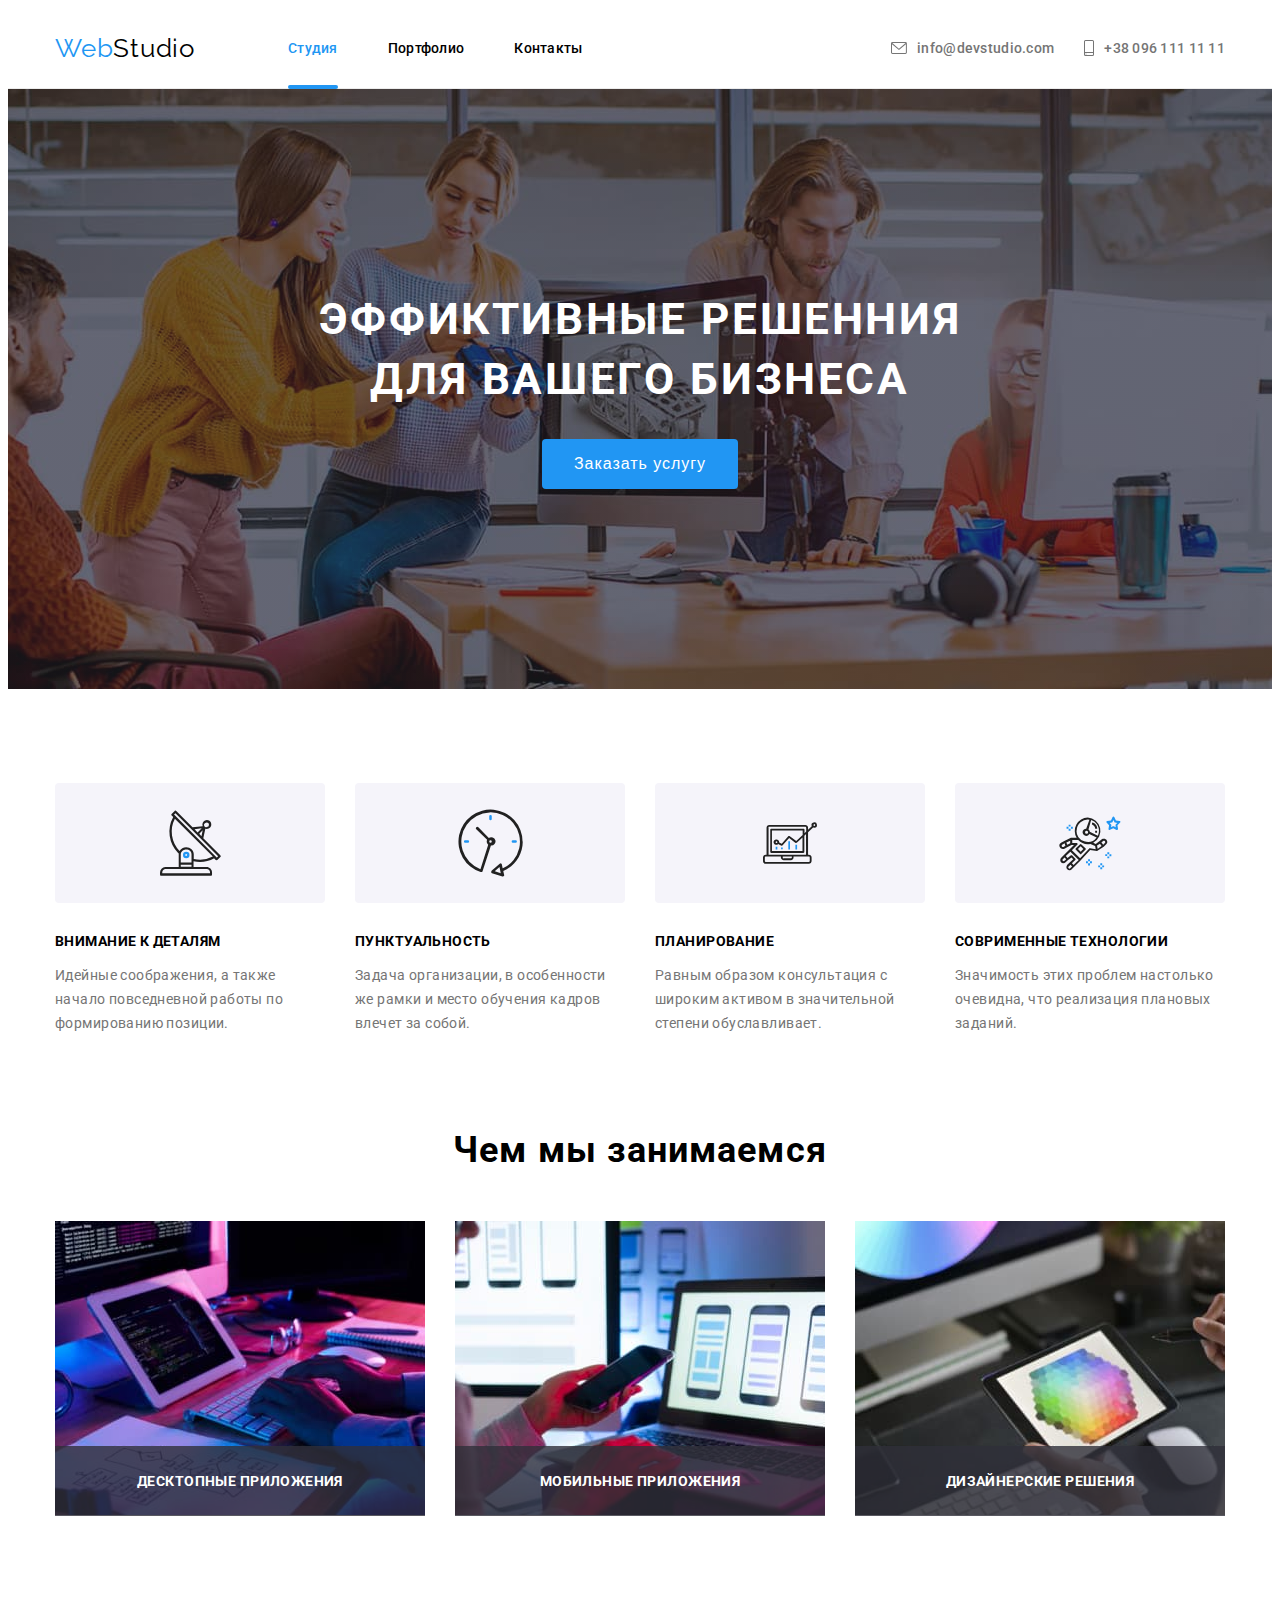
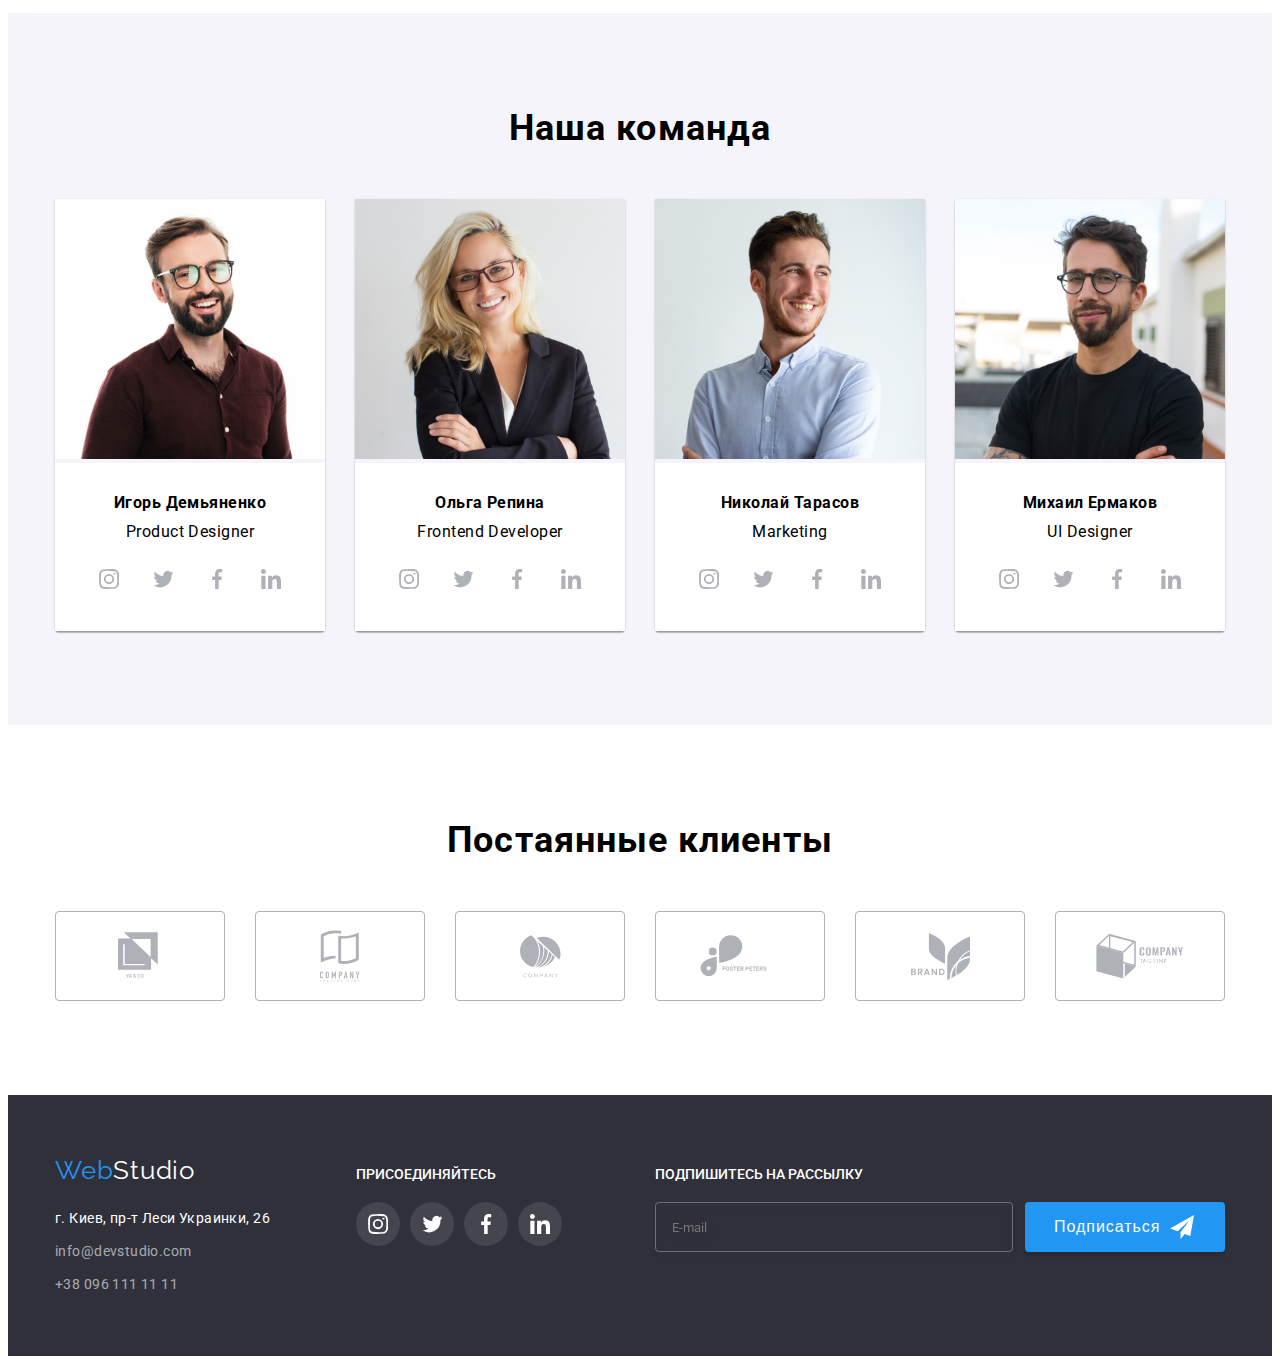
<file: index.html>
<!DOCTYPE html>
<html lang="ru">
<head>
    <meta charset="UTF-8">
    <meta name="viewport" content="width=device-width, initial-scale=1.0">
    <title>WebStudio</title>
    <link rel="stylesheet" href="https://cdnjs.cloudflare.com/ajax/libs/modern-normalize/1.0.0/modern-normalize.min.css"
        integrity="sha512-ISS7cAi1PEhQ8jnbJpJZMd29NlhNj4AWYyLOSp2CE/CsHxTCu+r+t0D2yoJudVrd0/8fTVPUVDzY5Tvli75u/g=="
        crossorigin="anonymous" />
    <link rel="preconnect" href="https://fonts.gstatic.com">
    <link href="https://fonts.googleapis.com/css2?family=Raleway:wght@700&family=Roboto:wght@400;500;700;900&display=swap"
        rel="stylesheet">
    <link rel="stylesheet" href="./css/styles.css">
    </head>
<body>
    
<!-- H E A D E R -->

    <header class="header">
         <div class="container">
            <nav class="nav">
                <a class="logo" href="/"><span class="web">Web</span>Studio</a>
                <ul class="links">
                <li class="links-menu"><a href="#" class="links-item carrnet">Студия</a></li>
                <li class="links-menu"><a  href="./portfolio.html" class="links-item">Портфолио</a></li>
                <li class="links-menu"><a  href="#footer" class="links-item">Контакты</a></li>
                </ul>
            </nav> 
            <div class="header-contakts">
                <ul class="contakts">
                <li class="contakts-menu"><a class="contakts-item" href="mailto:info@devstudio.com">
                        <svg class="icon-contakts" width="16" height="12">
                        <use href="./images/sprite.svg#icon-mail"></use></svg>
                        info@devstudio.com</a> 
                </li>
                <li class="contakts-menu"><a class="contakts-item" href="tel:+380961111111"> 
                    <svg class="icon-contakts" width="10" height="16">
                    <use href="./images/sprite.svg#icon-smartphone"></use>
                </svg>+38 096 111 11 11</a></li>
                </ul>
            </div>  
        </div>
    </header>
    
<!-- M A I N -->

    <main>
    
    <!--hero-->

        <section class="hero">
            <div class="container">
            <h1 class="hero-heading">эффиктивные решенния<br>для вашего бизнеса</h1>
            <button class="btn" data-modal-open>Заказать услугу</button>
            </div>
        </section>
        
    <!--about us-->

        <section class="about-us">
            <div class="container">
            <h2 class="visually-hidden"> особенности </h2>
            <ul class="post">
                <li class="post-menu">
                    <div class="post-icon">
                    <svg class="icon-antenna" width="65" height="70">
                        <use href="./images/sprite.svg#icon-antenna"></use>
                    </svg>
                    </div>
                <h3 class="post-title">внимание к деталям</h3>
                <p class="post-text">Идейные соображения, а также начало повседневной работы по формированию позиции.</p>
                </li>
                <li class="post-menu">
                    <div class="post-icon">
                        <svg class="icon-clock" width="67" height="70">
                        <use href="./images/sprite.svg#icon-clock"></use>
                    </svg>
                    </div>
                <h3 class="post-title">пунктуальность</h3>
                <p class="post-text">Задача организации, в особенности же рамки и место обучения кадров влечет за собой.</p>
                </li>
                <li class="post-menu">
                    <div class="post-icon">
                        <svg class="icon-diagram" width="70" height="54">
                        <use href="./images/sprite.svg#icon-diagram"></use>
                    </svg>
                    </div>
                <h3 class="post-title">планирование</h3>
                <p class="post-text">Равным образом консультация с широким активом в значительной степени обуславливает.</p>
                </li>
                <li class="post-menu">
                    <div class="post-icon">
                        <svg class="icon-astronaut" width="70" height="61">
                        <use href="./images/sprite.svg#icon-astronaut"></use>
                    </svg>
                    </div>
                <h3 class="post-title">соврименные технологии</h3>
                <p class="post-text">Значимость этих проблем настолько очевидна, что реализация плановых заданий.</p>
                </li>
            </ul> 
            </div>
            </section>

    <!--works-->

        <section class="workss">
            <div class="container">
            <h2 class="works">Чем мы занимаемся</h2>
            <ul class="works-images">
                <li class="works-image">
                    <div class="works-thumbs">
                    <img src="./images/job1.jpg" alt="верстка для комьютера" width="370">
                    <div class="box">
                        <p class="name-work">Десктопные приложения</p>
                    </div>
                    </div>
                </li>
                <li class="works-image">
                    <div class="works-thumbs">
                    <img src="./images/job2.jpg" alt="верстка для телефона" width="370">
                    <div class="box">
                        <p class="name-work">Мобильные приложения</p>
                    </div>
                    </div>
                </li>
                <li class="works-image">
                    <div class="works-thumbs">
                    <img src="./images/job3.jpg" alt="верстка для планшете" width="370">
                    <div class="box">
                        <p class="name-work">Дизайнерские решения</p>
                    </div>
                    </div>
                </li>
            </ul>
        </div>
        </section>  

    <!--our team-->

        <section class="team">
           <div class="container"> 
            <h2 class="team-heading">Наша команда</h2>
            <ul class="team-list">
                <li class="team-list-item">
                    <img src="./images/IgDe.jpg" alt="Игорь Демьяненко" width="270">
                    <div class="name-cards">
                    <h3 class="member-team">Игорь Демьяненко</h3>
                    <p lang="en" class="position-member">Product Designer</p>
                    <ul class="networks">
                        <li>
                        <a href="#" class="networks-item">
                            <svg class="network" width="20" height="20">
                                <use href="./images/sprite.svg#icon-inst"></use>
                            </svg>
                        </a>
                        </li>
                        <li>
                            <a href="#" class="networks-item">
                                <svg class="network" width="25" height="20">
                                    <use href="./images/sprite.svg#icon-twit"></use>
                                </svg>
                            </a>
                        </li>
                        <li>
                            <a href="#" class="networks-item">
                                <svg class="network" width="20" height="20">
                                    <use href="./images/sprite.svg#icon-fb"></use>
                                </svg>
                            </a>
                        </li>
                        <li>
                            <a href="#" class="networks-item">
                                <svg class="network" width="20" height="20">
                                    <use href="./images/sprite.svg#icon-in"></use>
                                </svg>
                            </a>
                        </li>
                    </ul>
                </div>
                </li>
                <li class="team-list-item">
                    <img src="./images/OlRe.jpg" alt="Ольга Репина" width="270">
                    <div class="name-cards">
                    <h3 class="member-team">Ольга Репина</h3>
                    <p lang="en" class="position-member">Frontend Developer</p>
                    <ul class="networks">
                        <li>
                            <a href="#" class="networks-item">
                                <svg class="network" width="20" height="20">
                                    <use href="./images/sprite.svg#icon-inst"></use>
                                </svg>
                            </a>
                        </li>
                        <li>
                            <a href="#" class="networks-item">
                                <svg class="network" width="25" height="20">
                                    <use href="./images/sprite.svg#icon-twit"></use>
                                </svg>
                            </a>
                        </li>
                        <li>
                            <a href="#" class="networks-item">
                                <svg class="network" width="20" height="20">
                                    <use href="./images/sprite.svg#icon-fb"></use>
                                </svg>
                            </a>
                        </li>
                        <li>
                            <a href="#" class="networks-item">
                                <svg class="network" width="20" height="20">
                                    <use href="./images/sprite.svg#icon-in"></use>
                                </svg>
                            </a>
                        </li>
                    </ul>
                </div>
                </li>
                <li class="team-list-item">
                    <img src="./images/NikTar.jpg" alt="Николай Тарасов" width="270">
                    <div class="name-cards">
                    <h3 class="member-team">Николай Тарасов</h3>
                    <p lang="en" class="position-member">Marketing</p>
                    <ul class="networks">
                        <li>
                            <a href="#" class="networks-item">
                                <svg class="network" width="20" height="20">
                                    <use href="./images/sprite.svg#icon-inst"></use>
                                </svg>
                            </a>
                        </li>
                        <li>
                            <a href="#" class="networks-item">
                                <svg class="network" width="25" height="20">
                                    <use href="./images/sprite.svg#icon-twit"></use>
                                </svg>
                            </a>
                        </li>
                        <li>
                            <a href="#" class="networks-item">
                                <svg class="network" width="20" height="20">
                                    <use href="./images/sprite.svg#icon-fb"></use>
                                </svg>
                            </a>
                        </li>
                        <li>
                            <a href="#" class="networks-item">
                                <svg class="network" width="20" height="20">
                                    <use href="./images/sprite.svg#icon-in"></use>
                                </svg>
                            </a>
                        </li>
                    </ul>
                </div>
                </li>
                <li class="team-list-item">
                    <img src="./images/MiEr.jpg" alt="Михаил Ермаков" width="270">
                    <div class="name-cards">
                    <h3 class="member-team">Михаил Ермаков</h3>
                    <p lang="en" class="position-member">UI Designer</p>
                    <ul class="networks">
                        <li>
                            <a href="#" class="networks-item">
                                <svg class="network" width="20" height="20">
                                    <use href="./images/sprite.svg#icon-inst"></use>
                                </svg>
                            </a>
                        </li>
                        <li>
                            <a href="#" class="networks-item">
                                <svg class="network" width="25" height="20">
                                    <use href="./images/sprite.svg#icon-twit"></use>
                                </svg>
                            </a>
                        </li>
                        <li>
                            <a href="#" class="networks-item">
                                <svg class="network" width="20" height="20">
                                    <use href="./images/sprite.svg#icon-fb"></use>
                                </svg>
                            </a>
                        </li>
                        <li>
                            <a href="#" class="networks-item">
                                <svg class="network" width="20" height="20">
                                    <use href="./images/sprite.svg#icon-in"></use>
                                </svg>
                            </a>
                        </li>
                    </ul>
                </div>
                </li>
            </ul>
        </div>
        </section>

    <!--clients-->

        <section class="clients">
            <div class="container">
                <h2 class="clients-heading">Постаянные клиенты</h2>
                <ul class="clients-logos">
                    <li class="clients-list">
                        <a href="#" class="clients-item">
                            <svg class="logo-yaco" width="44" height="49">
                                <use href="./images/sprite.svg#icon-logo-1"></use>
                            </svg>
                        </a>
                    </li> 
                    <li class="clients-list">
                        <a href="#" class="clients-item">
                            <svg class="logo-tag" width="40" height="52">
                                <use href="./images/sprite.svg#icon-logo-2"></use>
                            </svg>
                        </a>
                    </li>
                    <li class="clients-list">
                        <a href="#" class="clients-item">
                            <svg class="logo-company" width="41" height="43">
                                <use href="./images/sprite.svg#icon-logo-3"></use>
                            </svg>
                        </a>
                    </li>
                    <li class="clients-list">
                        <a href="#" class="clients-item">
                            <svg class="logo-foster" width="80" height="42">
                                <use href="./images/sprite.svg#icon-logo-4"></use>
                            </svg>
                        </a>
                    </li>
                    <li class="clients-list">
                        <a href="#" class="clients-item">
                            <svg class="logo-brand" width="59" height="47">
                                <use href="./images/sprite.svg#icon-logo-5"></use>
                            </svg>
                        </a>
                    </li>
                    <li class="clients-list">
                        <a href="#" class="clients-item">
                            <svg class="logo-tagline" width="88" height="45">
                                <use href="./images/sprite.svg#icon-logo-6"></use>
                            </svg>
                        </a>
                    </li>
                </ul>
            </div>
        </section>
    </main>

<!-- F O O T E R-->

    <footer class="footer" id="footer">
        <div class="container">
            <div class="footer-contakts">
                <h2 class="visually-hidden">Контакты</h2>
                <a class="logo-footer" href="/"><span class="web">Web</span>Studio</a>
                <address class="address">
                    <a class="adress" href="#">г. Киев, пр-т Леси Украинки, 26</a>
                    <a class="contakts-mailto" href="mailto:info@devstudio.com">info@devstudio.com</a>
                    <a class="contakts-tel" href="tel:+380961111111">+38 096 111 11 11</a>
                </address>
            </div>
            <div class="footer-network">
                <p class="join">присоединяйтесь</p>
                <ul class="footer-networks">
                    <li class="footer-networks-list">
                        <a href="#" class="footer-network-item">
                            <svg class="network" width="20" height="20">
                            <use href="./images/sprite.svg#icon-inst"></use>
                            </svg>
                        </a>
                    </li>
                    <li class="footer-networks-list">
                        <a href="#" class="footer-network-item">
                            <svg class="network" width="25" height="20">
                            <use href="./images/sprite.svg#icon-twit"></use>
                            </svg>
                        </a>
                    </li>
                    <li class="footer-networks-list">
                        <a href="#" class="footer-network-item">
                            <svg class="network" width="20" height="20">
                            <use href="./images/sprite.svg#icon-fb"></use>
                        </svg>
                        </a>
                    </li>
                    <li class="footer-networks-list">
                        <a href="#" class="footer-network-item">
                            <svg class="network" width="20" height="20">
                            <use href="./images/sprite.svg#icon-in"></use>
                        </svg>
                    </a>
                    </li>
                </ul>
            </div>
            <div class="footer-mailing">
                <p class="mailing">Подпишитесь на рассылку</p>
                <form class="signup-form">
                    <input class="input" type="email" name="email" id="email" placeholder="E-mail">
                    <button class="button-send" type="submit">Подписаться 
                    <svg class="send" width="24" height="24"> 
                            <use href="./images/sprite.svg#icon-send"></use>
                        </svg>    
                    </button>
                </form>
            </div>
        </div>
    </footer>

<!-- M O D A L -->

<div class="backdrop is-hidden" data-modal>
    <div class="modal">
        <h2 class="visually-hidden">Оставьте свои данные</h2>
        <button class="button-close" data-modal-close>
                <svg class="modal-close" width="11" height="11">
                <use href="./images/sprite.svg#cross"></use>
            </svg>
        </button>
            <p class="modal-haeding">Оставьте свои данные, мы вам перезвоним</p>
            <form class="modal-form">
                <div class="group">
                <label for="user">Имя</label>
                <div class="input-wrapper"> 
                <input class="input" type="text" name="user" id="user" />
                <svg class="input-icon" width="12" height="12">
                    <use href="./images/sprite.svg#icon-name"></use>
                </svg>
                </div>
                </div>
                <div class="group">
                <label for="tel">Телефон</label>
                <div class="input-wrapper">
                <input class="input" type="tel" name="tel" id="tel" />
                 <svg class="input-icon" width="13" height="13">
                    <use href="./images/sprite.svg#icon-tube"></use>
                </svg>
                </div>
                </div>
                <div class="group">
                <label for="email">Почта</label>
                <div class="input-wrapper">  
                <input class="input" type="email" name="email"/>
                 <svg class="input-icon" width="15" height="12">
                    <use href="./images/sprite.svg#icon-envelope"></use>
                </svg>
                </div>   
                </div>
                <div class="group">
                <p class="coment">Комментарий</p>     
                <textarea class="textarea" name="textarea" cols="30" rows="10"  placeholder="Введите текст"></textarea>
                </div>
                
                <div class="check">
                <label for="checkbox">
                <input type="checkbox" name="checkbox" id="checkbox" class="modal-checkbox visually-hidden">Соглашаюсь с рассылкой и принимаю<a class="" href="#"> Условия договора</a>   
                <svg class="check-icon" width="16" height="15">
                    <use href="./images/sprite.svg#icon-check"></use>                    
                </svg>
                </label>
                </div>
                <button type="submit" class="button-send">Отправить</button>        
              
            </form>
    </div>
</div>

<script src="./js/modal.js"></script>
</body>
</html>
</file>
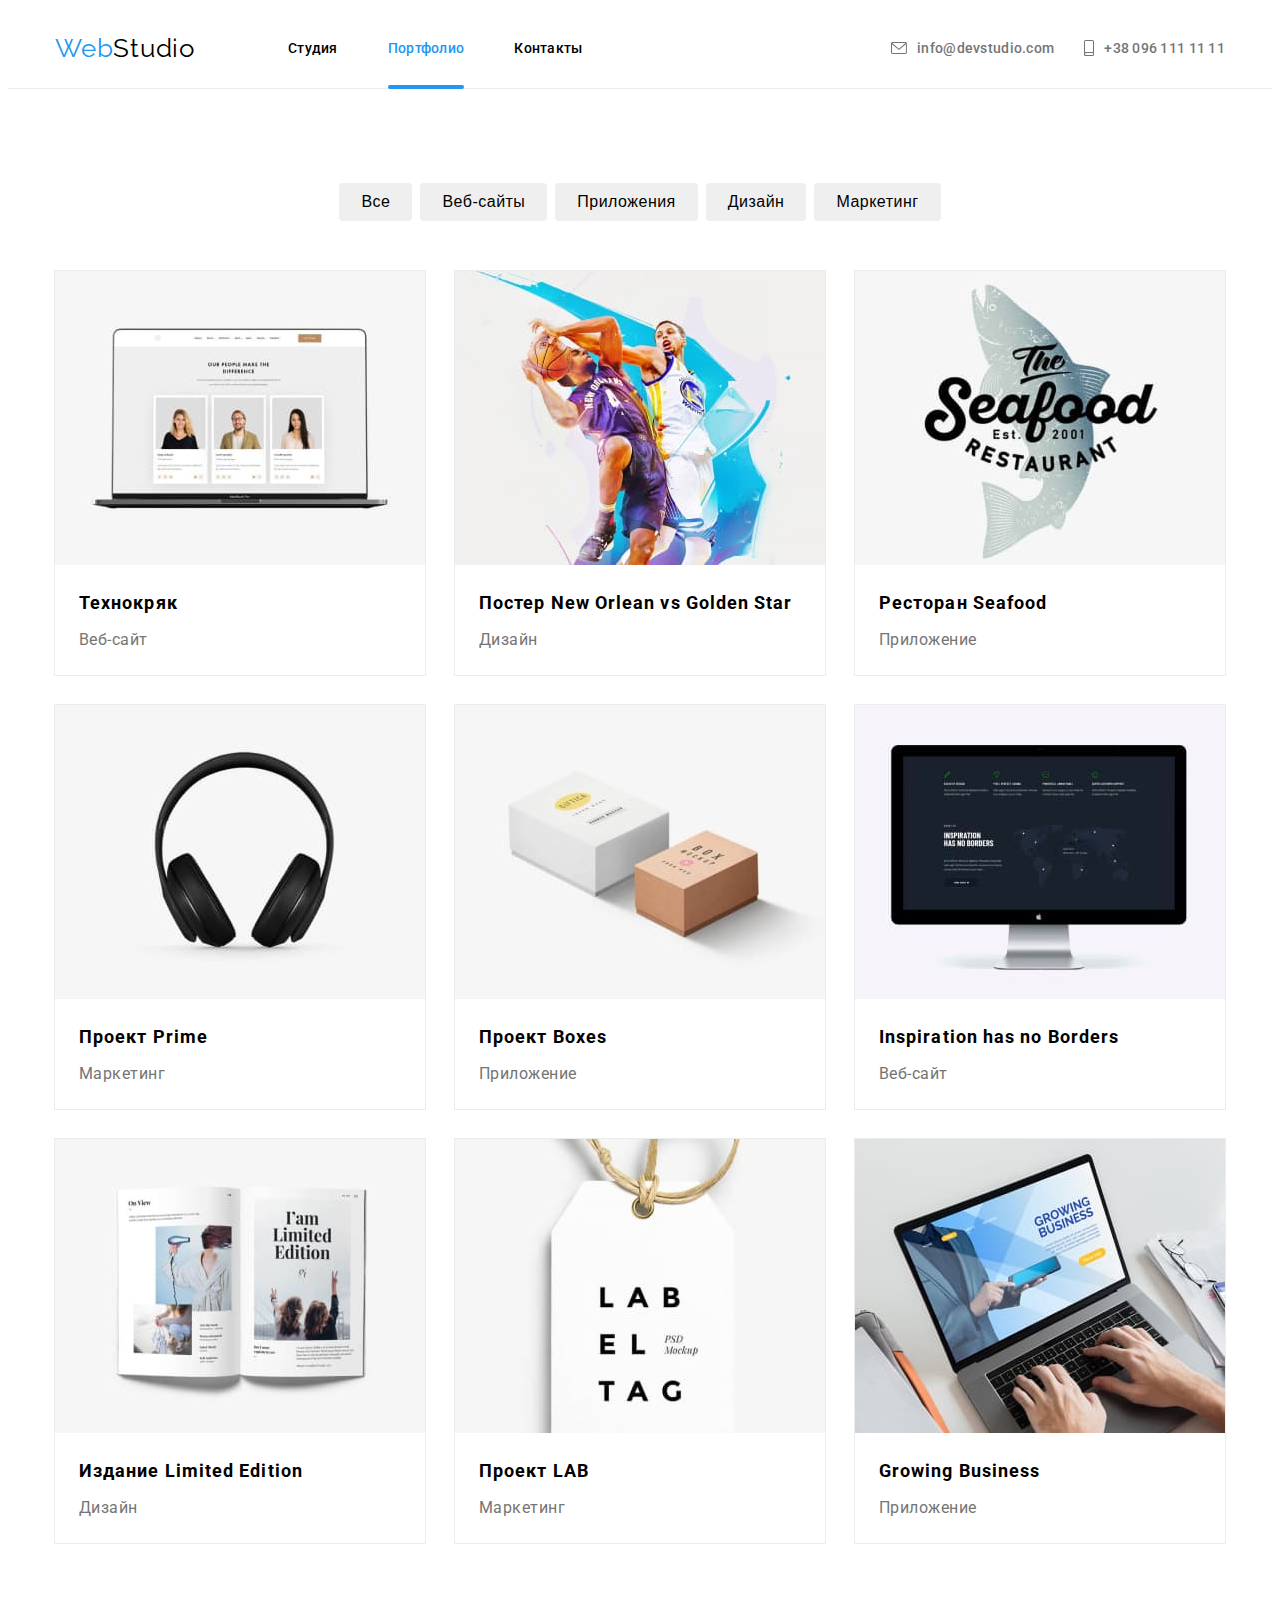
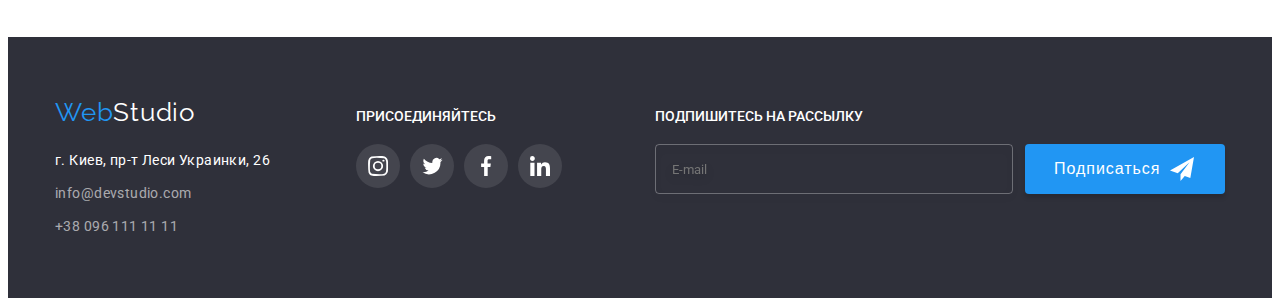
<file: portfolio.html>
<!DOCTYPE html>
<html lang="ru">
<head>
    <meta charset="UTF-8">
    <meta name="viewport" content="width=device-width, initial-scale=1.0">
    <title>Portfolio</title>
    <link rel="stylesheet" href="https://cdnjs.cloudflare.com/ajax/libs/modern-normalize/1.0.0/modern-normalize.min.css"
        integrity="sha512-ISS7cAi1PEhQ8jnbJpJZMd29NlhNj4AWYyLOSp2CE/CsHxTCu+r+t0D2yoJudVrd0/8fTVPUVDzY5Tvli75u/g=="
        crossorigin="anonymous" />
    <link rel="preconnect" href="https://fonts.gstatic.com">
    <link href="https://fonts.googleapis.com/css2?family=Raleway:wght@700&family=Roboto:wght@400;500;700;900&display=swap"
        rel="stylesheet">
    <link rel="stylesheet" href="./css/styles.css">
         
</head>
<body>

<!-- H E A D E R-->

    <header class="header">
        <div class="container">
        <nav class="nav">
            <a class="logo" href="/"><span class="web">Web</span>Studio</a>
            <ul class="links">
                <li class="links-menu"><a class="links-item" href="./index.html">Студия</a></li>
                <li class="links-menu"><a class="links-item carrnet" href="#">Портфолио</a></li>
                <li class="links-menu"><a class="links-item" href="#footer">Контакты</a></li>
            </ul>
            </nav>
            <div class="header-contakts">
                <ul class="contakts">
                    <li class="contakts-menu"><a class="contakts-item" href="mailto:info@devstudio.com">
                            <svg class="icon-contakts" width="16" height="12">
                                <use href="./images/sprite.svg#icon-mail"></use>
                            </svg>
                            info@devstudio.com</a>
                    </li>
                    <li class="contakts-menu"><a class="contakts-item" href="tel:+380961111111">
                            <svg class="icon-contakts" width="10" height="16">
                                <use href="./images/sprite.svg#icon-smartphone"></use>
                            </svg>+38 096 111 11 11</a></li>
                </ul>
            </div>
        </div>
    </header>

<!-- P O R T F O L I O-->
    <section class="portfolio"> 
    <div class="container">
    <h1 class="visually-hidden">портфолио</h1>
    <ul class="btns">
        <li><button class="btn">Все</button></li>
        <li><button class="btn">Веб-сайты</button></li>
        <li><button class="btn">Приложения</button></li>
        <li><button class="btn">Дизайн</button></li>
        <li><button class="btn">Маркетинг</button></li>
    </ul>
    <ul class="post">
        <li class="post-item">
            <a href="#" class="post-item-link">
            <div class="thumbs">
                <img src="./images/tehnokrk.jpg" alt="Лептоп с фото" width="370">
                <p class="thumbs-text">Технокряк это современная площадка распространения коронавируса. Компании используют эту платформу для цифрового шпионажа и атак на защищённые сервера конкурентов.</p>
            </div>
            <div class="name-cards">
            <h3 class="name-card">Технокряк</h3>
            <p class="card-web">Веб-сайт</p>
            </div>
            </a>
        </li>
        <li class="post-item">
            <a href="#" class="post-item-link">
            <div class="thumbs">
            <img src="./images/basketbool.jpg" alt="баскетболисты" width="370">
            <p class="thumbs-text">Технокряк это современная площадка распространения коронавируса. Компании используют эту платформу для цифрового шпионажа и атак на защищённые сервера конкурентов.</p>
            </div>
            <div class="name-cards">
            <h3 class="name-card">Постер New Orlean vs Golden Star</h3>
            <p class="card-design">Дизайн</p>
            </div>
            </a>
        </li>
        <li class="post-item">
            <a href="#" class="post-item-link">
            <div class="thumbs">
            <img src="./images/restaurant.jpg" alt="логотип ресторана" width="370">
            <p class="thumbs-text">Технокряк это современная площадка распространения коронавируса. Компании используют эту
                платформу для цифрового шпионажа и атак на защищённые сервера конкурентов.</p>
            </div>
            <div class="name-cards">
            <h3 class="name-card">Ресторан Seafood</h3>
            <p class="card-app">Приложение</p>
            </div></a>
        </li>
        <li class="post-item">
            <a href="#" class="post-item-link">
            <div class="thumbs">
            <img src="./images/prime.jpg" alt="наушники" width="370">
            <p class="thumbs-text">Технокряк это современная площадка распространения коронавируса. Компании используют эту
                платформу для цифрового шпионажа и атак на защищённые сервера конкурентов.</p>
            </div>
            <div class="name-cards">
            <h3 class="name-card">Проект Prime</h3>
            <p class="card-market">Маркетинг</p>
            </div></a>
        </li>
        <li class="post-item">
            <a href="#" class="post-item-link">
            <div class="thumbs">
            <img src="./images/two-box.jpg" alt="две коробки" width="370">
            <p class="thumbs-text">Технокряк это современная площадка распространения коронавируса. Компании используют эту
                платформу для цифрового шпионажа и атак на защищённые сервера конкурентов.</p>
            </div>
            <div class="name-cards">
            <h3 class="name-card">Проект Boxes</h3>
            <p class="card-app">Приложение</p>
            </div></a>
        </li>
        <li class="post-item">
            <a href="#" class="post-item-link">
            <div class="thumbs">
            <img src="./images/borders.jpg" alt="Веб-сайт на мониторе" width="370">
            <p class="thumbs-text">Технокряк это современная площадка распространения коронавируса. Компании используют эту
                платформу для цифрового шпионажа и атак на защищённые сервера конкурентов.</p>
            </div>
            <div class="name-cards">
            <h3 class="name-card">Inspiration has no Borders</h3>
            <p class="card-web">Веб-сайт</p>
            </div></a>
        </li>
        <li class="post-item">
            <a href="#" class="post-item-link">
            <div class="thumbs">
            <img src="./images/book.jpg" alt="открытая книга" width="370">
            <p class="thumbs-text">Технокряк это современная площадка распространения коронавируса. Компании используют эту платформу для цифрового шпионажа и атак на защищённые сервера конкурентов.</p>
            </div>
            <div class="name-cards">
            <h3 class="name-card">Издание Limited Edition</h3>
            <p class="card-design">Дизайн</p>
            </div></a>
        </li>
        <li class="post-item">
            <a href="#" class="post-item-link">
            <div class="thumbs">
            <img src="./images/label.jpg" alt="бирка с надписью" width="370">
            <p class="thumbs-text">Технокряк это современная площадка распространения коронавируса. Компании используют эту платформу для цифрового шпионажа и атак на защищённые сервера конкурентов.</p>
            </div>
            <div class="name-cards">
            <h3 class="name-card">Проект LAB</h3>
            <p class="card-market">Маркетинг</p>
            </div></a>
        </li>
        <li class="post-item">
            <a href="#" class="post-item-link">
            <div class="thumbs">
            <img src="./images/business.jpg" alt="человек работает на лептопе" width="370">
            <p class="thumbs-text">Технокряк это современная площадка распространения коронавируса. Компании используют эту платформу для цифрового шпионажа и атак на защищённые сервера конкурентов.</p>
            </div>
            <div class="name-cards">
            <h3 class="name-card">Growing Business</h3>
            <p class="card-app">Приложение</p>
            </div></a>
        </li>
    </ul>
    </div>
    </section>

<!-- F O O T E R-->

<footer class="footer" id="footer">
    <div class="container">
        <div class="footer-contakts">
            <h2 class="visually-hidden">Контакты</h2>
            <a class="logo-footer" href="/"><span class="web">Web</span>Studio</a>
            <address class="address">
                <a class="adress" href="#">г. Киев, пр-т Леси Украинки, 26</a>
                <a class="contakts-mailto" href="mailto:info@devstudio.com">info@devstudio.com</a>
                <a class="contakts-tel" href="tel:+380961111111">+38 096 111 11 11</a>
            </address>
        </div>
        <div class="footer-network">
            <p class="join">присоединяйтесь</p>
            <ul class="footer-networks">
                <li class="footer-networks-list">
                    <a href="#" class="footer-network-item">
                        <svg class="network" width="20" height="20">
                            <use href="./images/sprite.svg#icon-inst"></use>
                        </svg>
                    </a>
                </li>
                <li class="footer-networks-list">
                    <a href="#" class="footer-network-item">
                        <svg class="network" width="25" height="20">
                            <use href="./images/sprite.svg#icon-twit"></use>
                        </svg>
                    </a>
                </li>
                <li class="footer-networks-list">
                    <a href="#" class="footer-network-item">
                        <svg class="network" width="20" height="20">
                            <use href="./images/sprite.svg#icon-fb"></use>
                        </svg>
                    </a>
                </li>
                <li class="footer-networks-list">
                    <a href="#" class="footer-network-item">
                        <svg class="network" width="20" height="20">
                            <use href="./images/sprite.svg#icon-in"></use>
                        </svg>
                    </a>
                </li>
            </ul>
        </div>
        <div class="footer-mailing">
            <p class="mailing">Подпишитесь на рассылку</p>
            <form class="signup-form">
                <input class="input" type="email" name="email" id="email" placeholder="E-mail">
                <button class="button-send" type="submit">Подписаться
                    <svg class="send" width="24" height="24">
                        <use href="./images/sprite.svg#icon-send"></use>
                    </svg>
                </button>
            </form>
        </div>
    </div>
</footer>
</body>
</html>
</file>
<file: css/styles.css>
:root {
  --main-text-color: #000000;
  --text-color: #ffffff;
  --button-color: #2196f3;
  --main-gray: #757575;
  --gray-op60: rgba(255, 255, 255, 0.6);
  --gray-op10: rgba(255, 255, 255, 0.1);
  --accent-background-color: #2f303a;
  --background-color: #f5f4fa;
  --network-color: #afb1b8;
  --gradient-color: rgba(47, 48, 58, 0.4);
  --gradient-color-work: rgba(47, 48, 58, 0.8);
  --border-header: #ececec;
  --cubic-bezier: cubic-bezier (0.4, 0, 0.2, 1);
  --font-modal: rgba(0, 0, 0, 0.2);
 
}

body {
  font-family: 'Roboto', sans-serif;
}

li {
  list-style-type: none;
}

.visually-hidden {
  position: absolute;
  width: 1px;
  height: 1px;
  margin: -1px;
  border: 0;
  padding: 0;

  white-space: nowrap;
  clip-path: inset(100%);
  clip: rect(0 0 0 0);
  overflow: hidden;
}

*,
*::before,
*::after {
  box-sizing: border-box;
  padding-left: 0px;
}

.container {
  width: 1200px;
  padding: 0 15px;
  margin: 0 auto;

  /* outline: 2px solid red;*/
}

.img {
  display: block;
}

.logo,
.links-item,
.contakts-item,
.logo-footer {
  text-decoration: none;
}

.btn {
  text-decoration: none;

  cursor: pointer;
  
  transition-property: background-color color box-shadow;
  transition-duration: 250ms;
  transition-timing-function: var(--cubic-bezier);

 }

.btn:hover,
.btn:focus {
  background-color: var(--button-color);
  color: var(--text-color);
  box-shadow: 0px 3px 1px rgba(0, 0, 0, 0.1), 0px 1px 2px rgba(0, 0, 0, 0.08), 0px 2px 2px rgba(0, 0, 0, 0.12);
}



/* H E A D E R */
.header {
  border-bottom: 1px solid var(--border-header);
}

.header .container,
.nav,
.links,
.header .contakts {
  display: flex;
  margin-top: 0px;
  margin-bottom: 0px;
}

.nav,
.contakts {
  padding-left: 0px;
  justify-content: space-between;
  align-items: center;
}

.logo {
  padding: 24px 0;
  margin-right: 43px;
  font-size: 26px;
  line-height: 31px;
  letter-spacing: 0.03em;
  color: var(--main-text-color);
  font-family: 'Raleway', sans-serif;
}

.header-contakts {
  margin-left: auto;
}

.links-item,
.contakts-item {
  font-size: 14px;
  line-height: 16px;
  letter-spacing: 0.02em;
  font-weight: 500;
}

.web {
  color: var(--button-color);
}

.links-item {
  position: relative;

  display: block;
  text-align: center;

  padding: 32px 0;

  color: var(--main-text-color);

  transition-property: color;
  transition-duration: 250ms;
  transition-timing-function: var(--cubic-bezier);
}

.links-menu {
  margin-left: 50px;
}

.links-item.carrnet {
  color: var(--button-color);
}

.contakts-item {
  display: flex;
  align-items: center;
  
  padding: 0px;
  padding-top: 32px;
  padding-bottom: 32px;

  color: var(--main-gray);

  transition-property: color;
  transition-duration: 250ms;
  transition-timing-function: var(--cubic-bezier);
}

.contakts-menu:last-child {
  margin-left: 30px;
}

.icon-contakts {
  fill: currentColor;
  margin-right: 10px;
  display: inline-block;
  align-items: center;
}

.links-item:hover,
.links-item:focus,
.contakts-item:hover,
.contakts-item:focus {
  color: var(--button-color);
}

.links-item.carrnet::after {
  content: '';

  position: absolute;
  bottom: 0;
  left: 0;

  display: block;
  width: 100%;
  height: 4px;
  background-color: var(--button-color);
  border-radius: 2px;
  margin-bottom: -1px;
}


/*M A I N*/

/*hero*/

.hero {
  background: var(--accent-background-color);
  color: var(--text-color);
  text-align: center;
  background-image: linear-gradient(
      to right,
      var(--gradient-color),
      var(--gradient-color)
    ),
    url(../images/fond.jpg);
  padding-top: 200px;
  padding-bottom: 200px;
  background-repeat: no-repeat;
  background-size: cover;
  background-position: center;
  max-width: 1600px;
  margin-left: auto;
  margin-right: auto;
}

.hero-heading {
  margin-top: 0px;
  margin-bottom: 30px;
  font-size: 44px;
  line-height: 60px;
  letter-spacing: 0.06em;
  text-transform: uppercase;
}

.hero .btn {
  padding: 10px 32px;
  margin-top: 0px;
  margin-bottom: 0px;
  border-style: hidden;
  border-radius: 4px;
  background-color: var(--button-color);
  color: var(--text-color);
  font-size: 16px;
  line-height: 30px;
  letter-spacing: 0.06em;

}



/*about-us*/

.about-us {
  padding: 94px 15px;
}

.post,
.works-images {
  display: flex;
  margin-top: 0px;
  margin-bottom: 0px;
}

.post-menu {
  margin-left: 30px;
  margin-top: 0px;
  margin-bottom: 0px;
}

.post-menu:first-child {
  margin-left: 0px;
}

.post-title {
  margin: 0px;
  margin-bottom: 14px;
  font-size: 14px;
  line-height: 16px;
  letter-spacing: 0.03em;
  text-transform: uppercase;
}

.post-text {
  font-size: 14px;
  line-height: 24px;
  letter-spacing: 0.03em;
  margin: 0px;
}

.post-title,
.member-team {
  color: var(--main-text-color);
}

.post-text,
.positoin-member {
  color: var(--main-gray);
}

.post-icon {
  background-color: var(--background-color);
  display: flex;
  align-items: center;
  justify-content: center;
  margin-right: auto;
  margin-left: auto;
  width: 270px;
  height: 120px;
  border-radius: 4px;
  margin-bottom: 30px;
}

/*works*/

.workss {
  margin-top: 0px;
  padding-bottom: 94px;
}

.works {
  margin-top: 0px;
  margin-bottom: 50px;
  margin-right: auto;
  margin-left: auto;

  font-size: 36px;
  line-height: 42px;
  letter-spacing: 0.03em;

  text-align: center;
}

.works-images {
  align-items: center;
  justify-content: space-between;
  padding-left: 0px;
}

.works-thumbs {
  position: relative;
  display: block;
  width: 370px;

}

.works-images .box {
  display: block;
  position: absolute;
  width: 370px;
  background-color: var(--gradient-color-work);
  bottom: 1%;
  
}

.name-work {
  text-align: center;
  font-size: 14px;
  line-height: 16px;
  letter-spacing: 0.03em;
  text-transform: uppercase;
  font-weight: bold;

  padding: 27px 0;
  margin: 0px;

  color: var(--text-color);
}

/*team*/

.team {
  margin-top: 0px;
  padding-top: 94px;
  padding-bottom: 94px;
  background: var(--background-color);
}

.team-heading {
  margin-top: 0px;
  margin-bottom: 50px;
  margin-right: auto;
  margin-left: auto;

  font-size: 36px;
  line-height: 42px;
  letter-spacing: 0.03em;

  text-align: center;
}

.team-list {
  display: flex;
  padding-left: 0px;
  justify-content: space-between;
  align-items: center;

  margin-top: 0px;
  margin-bottom: 0px;
  padding-bottom: 0px;
}

.team .name-cards {
  padding: 30px 32px;
  background-color: var(--text-color);
}

.team-list-item {
  background: var(--text-color--);
  box-shadow: 0px 1px 3px rgba(0, 0, 0, 0.12), 0px 1px 1px rgba(0, 0, 0, 0.14),
    0px 2px 1px rgba(0, 0, 0, 0.2);
  border-radius: 0px 0px 4px 4px;
}

.member-team {
  margin: 0 0 10px 0;
  font-size: 16px;
  line-height: 19px;
  letter-spacing: 0.03em;
  text-align: center;
}

.position-member {
  margin: 0 0 16px 0;
  font-size: 16px;
  line-height: 19px;
  letter-spacing: 0.03em;
  text-align: center;
}

.networks {
  display: flex;
  align-items: center;
  justify-content: center;
}

.networks-item {
  display: flex;
  align-items: center;
  justify-content: center;

  width: 44px;
  height: 44px;

  color: var(--network-color);

  transition-property: background-color, color;
  transition-duration: 250ms;
  transition-timing-function: var(--cubic-bezier);
}

.networks-item:hover,
.networks-item:focus {
  background-color: var(--button-color);
  color: var(--text-color);
  border-radius: 50%;

}

.network {
  fill: currentColor;
}

.networks li {
  margin-left: 10px;
}

.networks li:first-child {
  margin-left: 0px;
}

/*clients*/

.clients-heading {
  text-align: center;

  margin-top: 0px;
  margin-bottom: 50px;
  margin-right: auto;
  margin-left: auto;

  font-size: 36px;
  line-height: 42px;
  letter-spacing: 0.03em;

 
}

.clients {
  padding-top: 94px;
  padding-bottom: 94px;
}

.clients-logos {
  display: flex;
  align-items: center;
  justify-content: center;
  margin: 0px;
}

.clients-item {
  display: flex;
  align-items: center;
  justify-content: center;
  width: 170px;
  height: 90px;
  border-radius: 4px;
  border: 1px solid var(--network-color);
  box-sizing: border-box;
  fill: var(--network-color);

  transition-property: fill, border;
  transition-duration: 250ms;
  transition-timing-function: var(--cubic-bezier);
}

.clients-item:hover,
.clients-item:focus {
  fill: var(--button-color);
  border: 1px solid var(--button-color);
}

.clients-list {
  margin-left: 30px;
}

.clients-list:first-child {
  margin-left: 0px;
  padding-left: 0px;
}

/* F O O T E R */

.footer {
  background: var(--accent-background-color);
  color: var(--text-color);
  padding-top: 60px;
  padding-bottom: 60px;
}

.footer .contakts {

  margin-bottom: 0px;
}

.footer .container {
  display: flex;
  justify-content: start;
  align-items: baseline;
}

.footer-contakts {
  width: 100%;
}

.logo-footer {
  display: inline-block;
  margin-top: 0px;
  margin-bottom: 20px;
  font-size: 26px;
  line-height: 31px;
  letter-spacing: 0.03em;
  color: var(--text-color);
  font-family: 'Raleway', sans-serif;
}

.address {
  display: block;
  font-style: normal;
  font-size: 14px;
  line-height: 24px;
  letter-spacing: 0.03em;
}

.adress,
.contakts-mailto {
  margin-bottom: 9px;
}

.adress,
.contakts-mailto,
.contakts-tel {
  display: block;
  text-decoration: none;
}

.adress {
  color: var(--text-color);
}

.adress:hover,
.adress:focus,
.contakts-mailto:hover,
.contakts-mailto:focus,
.contakts-tel:hover,
.contakts-tel:focus {
  color: var(--button-color);
}

.contakts-mailto,
.contakts-tel {
  color: var(--gray-op60);
}

.footer-network {
  margin-left: 70px;
}

.join {
  font-size: 14px;
  line-height: 16px;
  margin-top: 0px;
  margin-bottom: 20px;
  text-transform: uppercase;
  font-weight: 500;
}

.footer-networks {
  display: flex;
  align-items: center;
  justify-content: center;
  padding-bottom: 40px;
  margin-top: 0px;
  margin-bottom: 0px;
}

.footer-network-item {
  display: flex;
  align-items: center;
  justify-content: center;
  
  width: 44px;
  height: 44px;
  
  background-color: var(--gray-op10);
  border-radius: 50%;

  transition-property: background-color;
  transition-duration: 250ms;
  transition-timing-function: var(--cubic-bezier);
}

.footer-network-item:hover,
.footer-network-item:focus {
  background-color: var(--button-color);
  border-radius: 50%;
}

.footer-network .network {
  fill: var(--text-color);
}

.footer-networks-list {
  margin-left: 10px;
}

.footer-networks-list:first-child {
  margin-left: 0px;
}

.footer-mailing {
  width: 100%;
  margin-left: 93px;
  
}

.mailing {
  font-size: 14px;
  line-height: 16px;
  margin-top: 0px;
  margin-bottom: 20px;
  text-transform: uppercase;
  font-weight: 500;
}

.signup-form {
 display: flex;
 align-items: center;
 
}


.signup-form>.input {
  font-family: inherit;
  width: 358px;
  height: 50px;

  margin-right: 12px;

  padding: 15px 0px;
  padding-left: 16px;

  background-color: transparent;
  color: var(--text-color);
  
  border: 1px solid rgba(255, 255, 255, 0.3);
  box-sizing: border-box;
  filter: drop-shadow(0px 4px 4px rgba(0, 0, 0, 0.15));
  border-radius: 4px;
   
}

.signup-form>.input:hover,
.signup-form>.input:focus {
  border: 1px solid var(--button-color);
}


.button-send {
  display: flex;
  align-items: center;
  cursor: pointer;

  width: 200px;
  height: 50px;

  font-size: 16px;
  line-height: 30px;
  letter-spacing: 0.06em;
  text-align: center;

  padding-top: 10px;
  padding-bottom: 10px;
  padding-left: 29px;

  color: var(--text-color);
  border: none;

  background: #2196F3;
  box-shadow: 0px 4px 4px rgba(0, 0, 0, 0.15);
  border-radius: 4px;
  
}


.send {
  display: flex;
  align-items: center;
  margin-left: 10px;
  fill: var(--text-color);
}
  

/*P O R T F O L I O*/

.portfolio {
  padding-top: 94px;
  padding-bottom: 94px;
  margin: 0 auto;
}

.portfolio .btn {
  font-size: 16px;
  line-height: 26px;
  letter-spacing: 0.03em;
  padding: 6px 22px;
  margin-left: 0px;
  margin-top: 0px;
  text-align: center;
  border-style: hidden;
  border-radius: 4px;
}

.btns {
  display: flex;
  justify-content: center;
  align-items: center;
  margin-top: 0px;
  margin-bottom: 0px;
}

.btns {
  margin-bottom: 50px;
}

.btns li {
  margin-left: 8px;
}

.btns li:first-child {
  margin-left: 0px;
}

.portfolio .post {
  display: flex;
  flex-wrap: wrap;
  justify-content: center;
  align-items: center;
  margin: -30px 0px 0px -30px;
}

.thumbs {
  display: flex;
  align-items: center;
  position: relative;
  overflow: hidden;
}

.thumbs::before {
  display: inline-block;
  content: '';
  

  position: absolute;
  top: 0;
  left: 0;
  width: 100%;
  height: 100%;
  background-color: var(--button-color);
  transform: translateY(103%);
  
  transition-property: transform; 
  transition-duration: 250ms;
  transition-timing-function: var(--cubic-bezier);
}

.thumbs-text {
  position: absolute;
  text-decoration: none;
  font-style: normal;
  font-size: 18px;
  line-height: 28px;
  letter-spacing: 0.03em;
 

  padding: 63px 24px;
  margin: 0px;

  top: 0;
  left: 0;
  
  color: var(--text-color);
   
  opacity: 0;

  transition-property: opacity; 
  transition-duration: 250ms;
  transition-timing-function: var(--cubic-bezier);
}

.portfolio .post-item {
  flex-basis: calc(100% / 3 - 30px);
  margin-top: 30px;
  margin-left: 30px;
  outline: 1px solid #ececec;
  cursor: pointer;

  transition-property: box-shadow;
  transition-duration: 250ms;
  transition-timing-function: var(--cubic-bezier);
}

.portfolio .post-item:hover,
.portfolio .post-item:focus {
  box-shadow: 1px 4px 6px 0px rgba(0, 0, 0, 0.16);
  0px 4px 4px 0px rgba(0, 0, 0, 0.06);
  0px 1px 1px 0px rgba(0, 0, 0, 0.12);
}


.post-item-link {
  cursor: pointer;
  text-decoration: none;
  transition-property: box-shadow transform;
  transition-duration: 250ms;
  transition-timing-function: var(--cubic-bezier);
}


.post-item-link:hover .thumbs::before,
.post-item-link:focus .thumbs::before {
  transform: translateY(0);
  box-shadow: 1px 4px 6px 0px rgba(0, 0, 0, 0.16);
  0px 4px 4px 0px rgba(0, 0, 0, 0.06);
  0px 1px 1px 0px rgba(0, 0, 0, 0.12);
}

.portfolio .post-item:hover .thumbs-text,
.portfolio .post-item:focus .thumbs-text {
  opacity: 1;
}

.post-item-link:hover .thumbs-text,
.post-item-link:focus .thumbs-text {
  opacity: 1;
}

.portfolio .name-cards {
  padding: 20px 24px;
}

.portfolio .name-card {
  font-size: 18px;
  line-height: 36px;
  letter-spacing: 0.06em;
  color: var(--main-text-color);
  margin: 0px;
  margin-bottom: 4px;
}

.card-web,
.card-app,
.card-design,
.card-market {
  font-size: 16px;
  line-height: 30px;
  letter-spacing: 0.03em;
  color: var(--main-gray);
  margin-top: 0px;
  margin-bottom: 0px;
}

/* M O D A L*/

.backdrop {
  position: fixed;
  top: 0;
  left: 0;
  width: 100%;
  height: 100%;
  z-index: 3;

  background-color: var(--font-modal);

  opacity: 1;
  
  transition-duration: 250ms;
  transition-timing-function: var(--cubic-bezier);
}

.backdrop.is-hidden {
  visibility: hidden;
  opacity: 0;
  pointer-events: none;
}


.modal {
  height: 581px;
  width: 528px;
  background-color: var(--text-color);

  position: absolute;
  top: 50%;
  left: 50%;
  
  padding: 40px;

  box-shadow: 0px 1px 3px rgba(0, 0, 0, 0.12), 0px 1px 1px rgba(0, 0, 0, 0.14), 0px 2px 1px rgba(0, 0, 0, 0.2);
  border-radius: 4px;

  transform: translate(-50%,-50%) scaleY(1);
     
  transition-property: transform;
  transition-duration: 250ms;
  transition-timing-function: var(--cubic-bezier);
}

.is-hidden .modal {
  transform: translate(-50%,-50%) scaleY(0);  
}

.button-close {
  display: flex;
  align-items: center;
  justify-content: center;
  
  position: absolute;
  top: 8px;
  right: 8px;
  
  width:30px;
  height: 30px;

  padding: 0px;
  
  border-radius: 50%;
  border-color: rgba(0, 0, 0, 0.1);
  background-color: var(--text-color);
}


.modal-close {
  display: flex;
  align-items: center;
  cursor: pointer;
  fill: var(--main-text-color);

  transition-property: fill;
  transition-duration: 250ms;
  transition-timing-function: var(--cubic-bezier);
}

.button-close:hover .modal-close,
.button-close:focus .modal-close {
  fill: var(--button-color);
}

.modal-form {
  display: flex;
  flex-direction: column;
  
}

.modal-haeding {
  text-align: center;

  font-size: 20px;
  font-weight: 700;
  line-height: 23px;
  letter-spacing: 0.03em;
  text-align: center;

  margin-top: 0px;
  margin-bottom: 12px;

}

.modal-form .group {
  font-size: 12px;
  font-weight: 400;
  line-height: 14px;
  letter-spacing: 0.01em;
  text-align: left;
   
}

.modal .input{
  cursor: pointer;
  width: 100%;
  height: 40px;
  padding-left: 32px;
  
  font-family: inherit;
  outline: none;

  border: 1px solid rgba(33, 33, 33, 0.2);
  box-sizing: border-box;
  border-radius: 4px;
  
  transition-property: border-color;
  transition-duration: 250ms;
  transition-timing-function: var(--cubic-bezier);
  }

.modal-form .input-wrapper {
  cursor: pointer;
  position: relative;
  height: 40px;
  
  margin-top: 4px;
  margin-bottom: 10px;
}

.input-icon {
  position: absolute;
  top: 52%;
  left: 10px;
  transform: translateY(-50%);

  transition-property: fill;
  transition-duration: 250ms;
  transition-timing-function: var(--cubic-bezier);

}

.modal-form .input:hover,
.modal-form .input:focus {
  border-color: var(--button-color);
}

.modal-form .input:hover + .input-icon,
.modal-form .input:focus + .input-icon{
  fill: var(--button-color);
}

.modal .textarea {
  width: 448px;
  height: 120px;

  padding: 12px 16px;
  margin-top: 4px;
  margin-bottom: 20px;

  border: 1px solid rgba(33, 33, 33, 0.2);
  box-sizing: border-box;
  border-radius: 4px;
  resize: none;
}

.modal .coment {
  margin: 0px;
}

.check {
  position: relative;
  text-align: center;
  cursor: pointer;
  font-size: 14px;
  line-height: 24px;
  letter-spacing: 0.03em;
  padding-left: 28px;

  margin-bottom: 30px;
  color: #757575;
}

.modal-checkbox:checked ~ .check-icon{
 fill: var(--button-color);
 border: none;
}



.check-icon {
  position: absolute;
  cursor: pointer;
  fill: transparent;
  border: 1px solid var(--main-gray);
  top: 50%;
  left: 14px;
  transform: translateY(-50%);
  
  transition-property: fill, border;
  transition-duration: 250ms;
  transition-timing-function: var(--cubic-bezier);
}

.modal .button-send {
  display: flex;
  align-items: center;
  cursor: pointer;

  width: 200px;
  height: 50px;

  font-size: 16px;
  line-height: 30px;
  letter-spacing: 0.06em;
  text-align: center;

  padding: 10px 56px;
  
  margin-left: auto;
  margin-right: auto;

  color: var(--text-color);

  background: #2196F3;
  box-shadow: 0px 4px 4px rgba(0, 0, 0, 0.15);
  border-radius: 4px;
  
  border: none;

  transition-property: background;
  transition-duration: 250ms;
  transition-timing-function: var(--cubic-bezier);
}

.modal .button-send:hover,
.modal .button-send:focus  {
  background: #188CE8;
 
}
</file>
